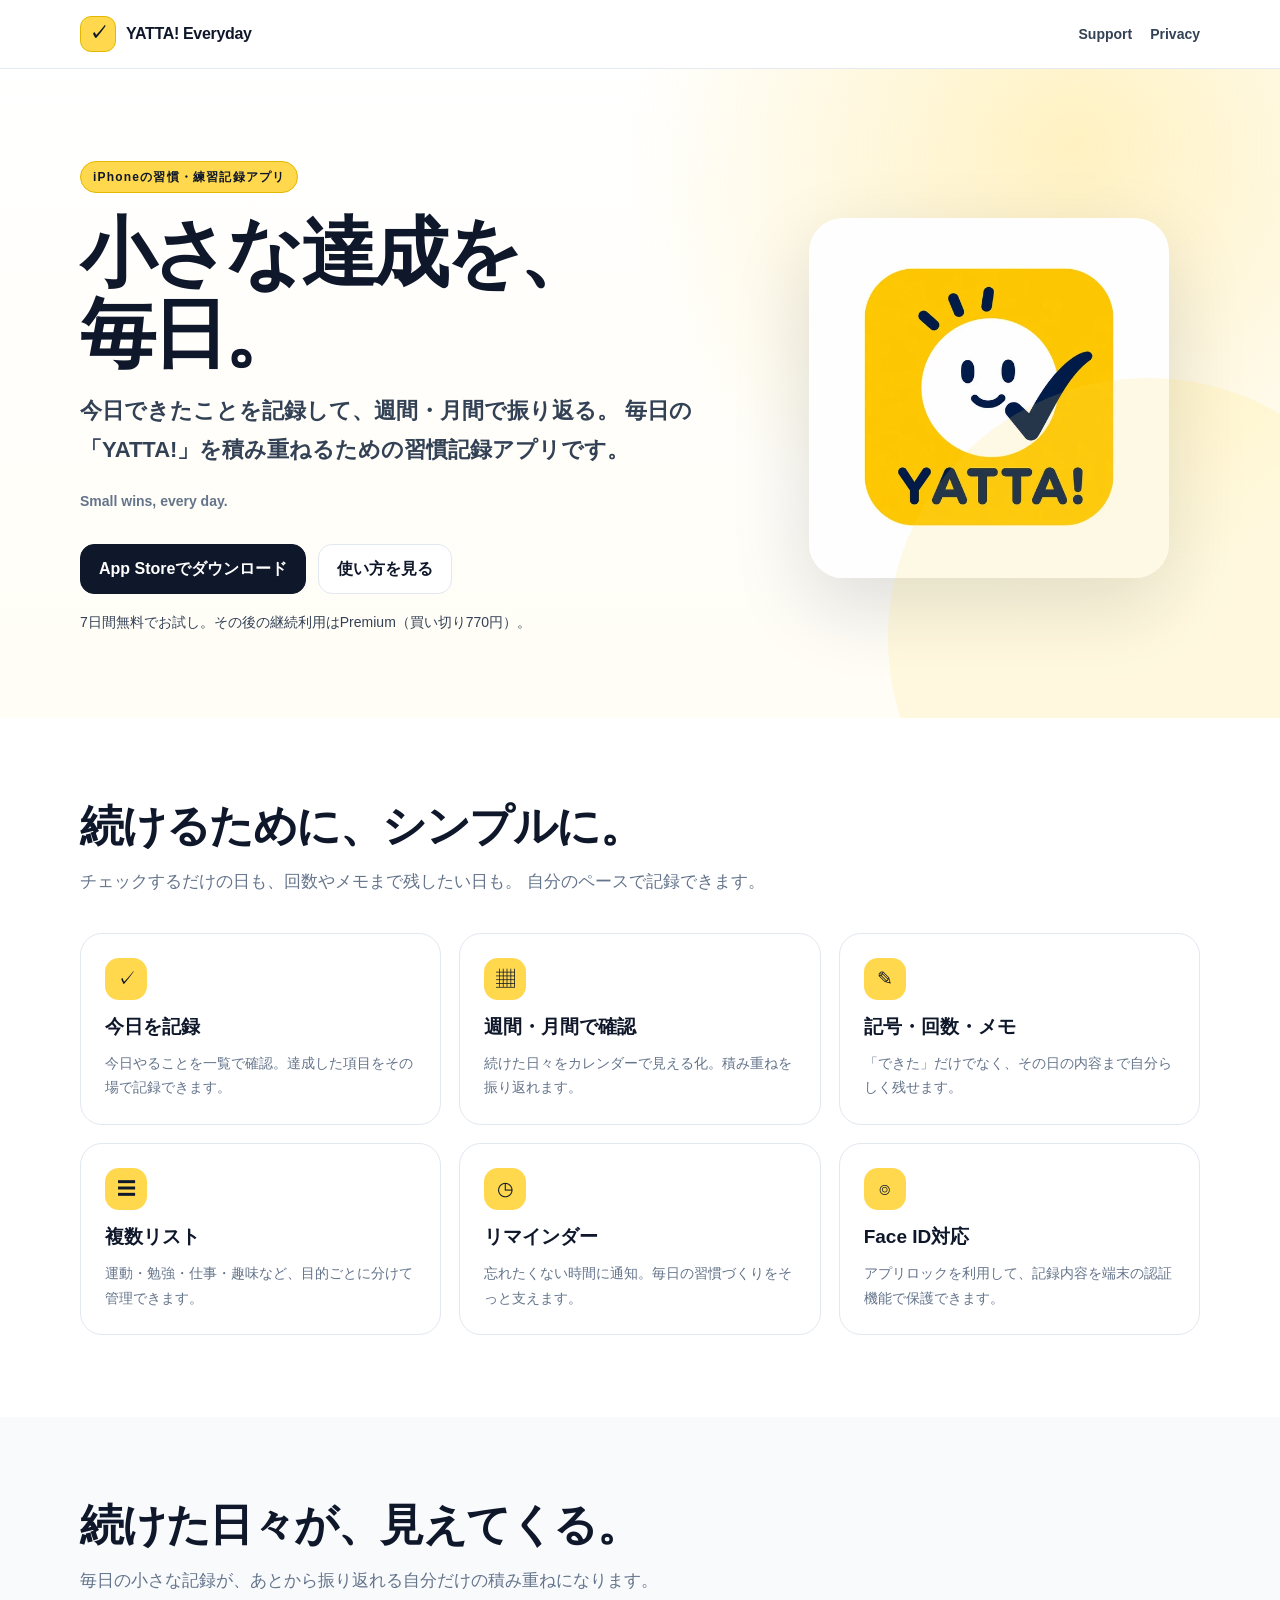
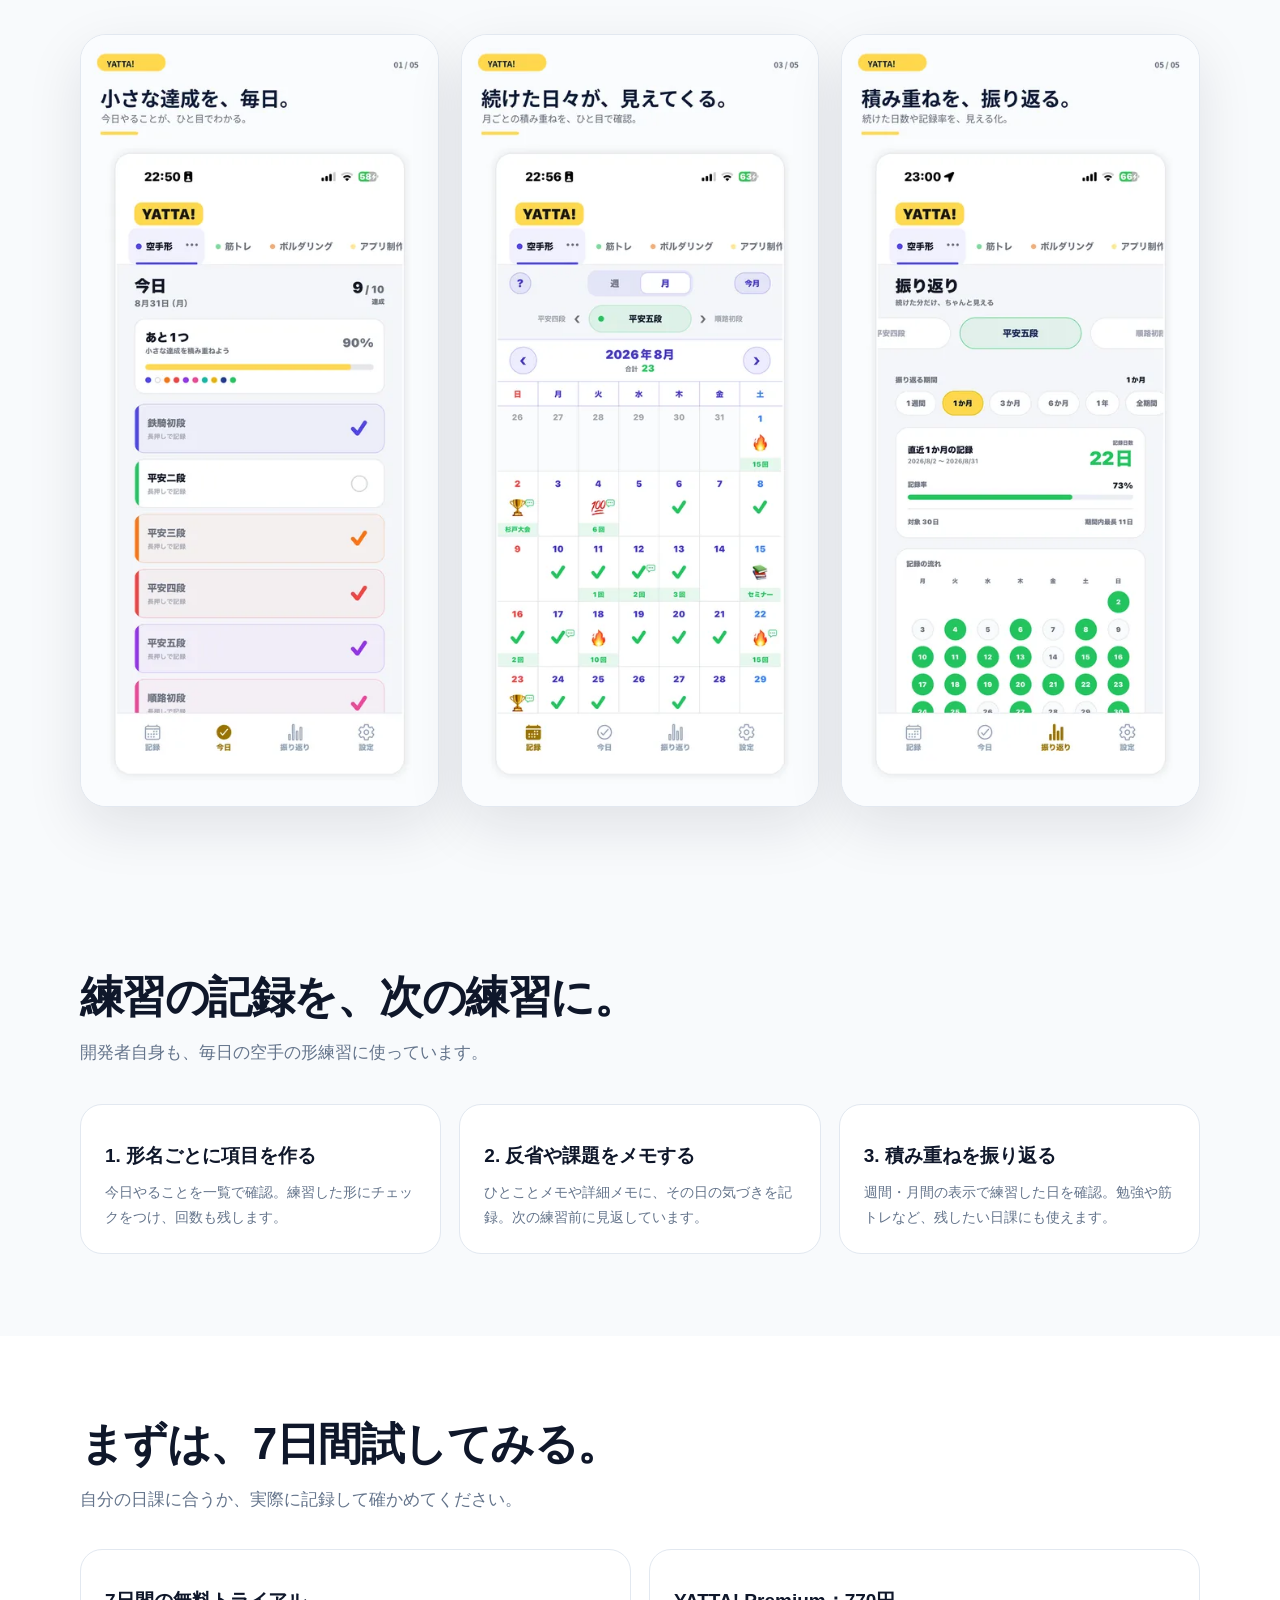
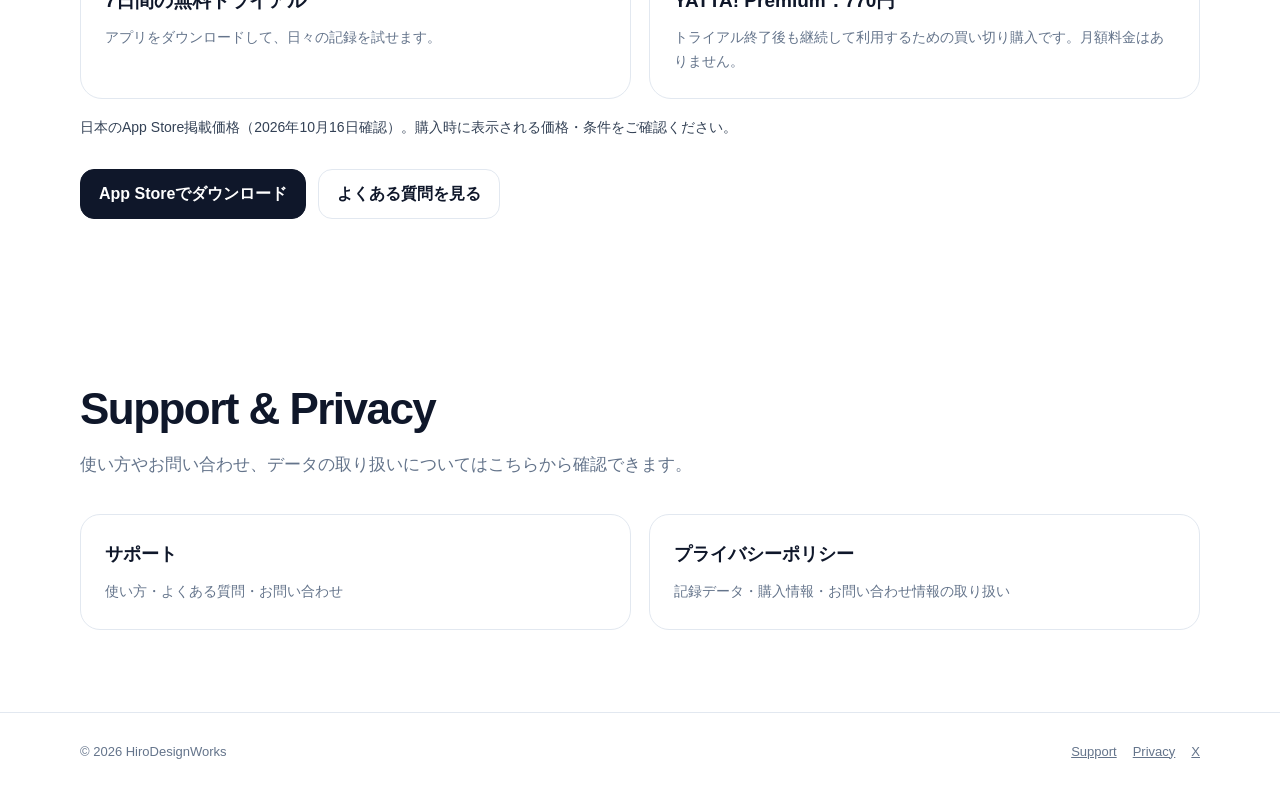
<file: index.html>
<!doctype html>
<html lang="ja">
<head>
  <meta charset="utf-8">
  <meta name="viewport" content="width=device-width, initial-scale=1">
  <meta name="description" content="空手の練習、勉強、筋トレなどの日課をチェック・回数・メモで記録。週間・月間で振り返れるiPhoneアプリ。7日間無料でお試し、その後は買い切りPremium。">
  <meta name="theme-color" content="#FFD84D">
  <title>YATTA! Everyday｜習慣・練習を記録するiPhoneアプリ</title>
  <link rel="stylesheet" href="./assets/css/style.css">
  <link rel="canonical" href="https://hiro0527.github.io/yatta-everyday-site/">
  <meta property="og:type" content="website">
  <meta property="og:locale" content="ja_JP">
  <meta property="og:site_name" content="YATTA! Everyday">
  <meta property="og:title" content="YATTA! Everyday｜習慣・練習を記録するiPhoneアプリ">
  <meta property="og:description" content="空手の練習、勉強、筋トレなどの日課をチェック・回数・メモで記録。週間・月間で振り返れるiPhoneアプリ。7日間無料でお試し、その後は買い切りPremium。">
  <meta property="og:url" content="https://hiro0527.github.io/yatta-everyday-site/">
  <meta property="og:image" content="https://hiro0527.github.io/yatta-everyday-site/assets/images/yatta-social.png">
  <meta property="og:image:alt" content="YATTA! Everyday ロゴ">
  <meta name="twitter:card" content="summary">
  <meta name="twitter:site" content="@_hirom_">
</head>
<body>
  <header class="site-header">
    <div class="header-inner">
      <a class="brand" href="./" aria-label="YATTA! Everyday トップ">
        <span class="brand-mark">✓</span>
        <span>YATTA! Everyday</span>
      </a>

      <nav class="nav" aria-label="メインナビゲーション">
        <a href="./support/">Support</a>
        <a href="./privacy/">Privacy</a>
      </nav>
    </div>
  </header>

  <main>
    <section class="hero">
      <div class="hero-inner">
        <div>
          <span class="eyebrow">iPhoneの習慣・練習記録アプリ</span>
          <h1>小さな達成を、<br>毎日。</h1>
          <p class="lead">
            今日できたことを記録して、週間・月間で振り返る。
            毎日の「YATTA!」を積み重ねるための習慣記録アプリです。
          </p>
          <p class="tagline">Small wins, every day.</p>

          <div class="actions">
            <a class="button primary" href="https://apps.apple.com/jp/app/yatta-everyday/id6806532314">App Storeでダウンロード</a>
            <a class="button" href="#screenshots">使い方を見る</a>
          </div>
          <p class="download-note">7日間無料でお試し。その後の継続利用はPremium（買い切り770円）。</p>
        </div>

        <div>
          <img class="hero-logo"
               src="./assets/images/yatta-logo.webp"
               alt="YATTA! Everyday ロゴ" width="640" height="640">
        </div>
      </div>
    </section>

    <section class="section">
      <div class="container">
        <h2 class="section-title">続けるために、シンプルに。</h2>
        <p class="section-lead">
          チェックするだけの日も、回数やメモまで残したい日も。
          自分のペースで記録できます。
        </p>

        <div class="feature-grid">
          <article class="card">
            <div class="card-icon">✓</div>
            <h3>今日を記録</h3>
            <p>今日やることを一覧で確認。達成した項目をその場で記録できます。</p>
          </article>

          <article class="card">
            <div class="card-icon">▦</div>
            <h3>週間・月間で確認</h3>
            <p>続けた日々をカレンダーで見える化。積み重ねを振り返れます。</p>
          </article>

          <article class="card">
            <div class="card-icon">✎</div>
            <h3>記号・回数・メモ</h3>
            <p>「できた」だけでなく、その日の内容まで自分らしく残せます。</p>
          </article>

          <article class="card">
            <div class="card-icon">☰</div>
            <h3>複数リスト</h3>
            <p>運動・勉強・仕事・趣味など、目的ごとに分けて管理できます。</p>
          </article>

          <article class="card">
            <div class="card-icon">◷</div>
            <h3>リマインダー</h3>
            <p>忘れたくない時間に通知。毎日の習慣づくりをそっと支えます。</p>
          </article>

          <article class="card">
            <div class="card-icon">⌾</div>
            <h3>Face ID対応</h3>
            <p>アプリロックを利用して、記録内容を端末の認証機能で保護できます。</p>
          </article>
        </div>
      </div>
    </section>

    <section class="section soft" id="screenshots">
      <div class="container">
        <h2 class="section-title">続けた日々が、見えてくる。</h2>
        <p class="section-lead">
          毎日の小さな記録が、あとから振り返れる自分だけの積み重ねになります。
        </p>

        <div class="screenshot-grid">
          <div class="shot">
            <img src="./assets/images/preview-today.webp" alt="YATTA! Everyday 今日画面" width="440" height="952" loading="lazy" decoding="async">
          </div>
          <div class="shot">
            <img src="./assets/images/preview-monthly.webp" alt="YATTA! Everyday 月間画面" width="440" height="952" loading="lazy" decoding="async">
          </div>
          <div class="shot">
            <img src="./assets/images/preview-review.webp" alt="YATTA! Everyday 振り返り画面" width="440" height="952" loading="lazy" decoding="async">
          </div>
        </div>
      </div>
    </section>

    <section class="section soft" aria-labelledby="usecase-title">
      <div class="container">
        <h2 class="section-title" id="usecase-title">練習の記録を、次の練習に。</h2>
        <p class="section-lead">開発者自身も、毎日の空手の形練習に使っています。</p>
        <div class="feature-grid">
          <article class="card"><h3>1. 形名ごとに項目を作る</h3><p>今日やることを一覧で確認。練習した形にチェックをつけ、回数も残します。</p></article>
          <article class="card"><h3>2. 反省や課題をメモする</h3><p>ひとことメモや詳細メモに、その日の気づきを記録。次の練習前に見返しています。</p></article>
          <article class="card"><h3>3. 積み重ねを振り返る</h3><p>週間・月間の表示で練習した日を確認。勉強や筋トレなど、残したい日課にも使えます。</p></article>
        </div>
      </div>
    </section>

    <section class="section" id="pricing" aria-labelledby="pricing-title">
      <div class="container">
        <h2 class="section-title" id="pricing-title">まずは、7日間試してみる。</h2>
        <p class="section-lead">自分の日課に合うか、実際に記録して確かめてください。</p>
        <div class="links-panel">
          <article class="card"><h3>7日間の無料トライアル</h3><p>アプリをダウンロードして、日々の記録を試せます。</p></article>
          <article class="card"><h3>YATTA! Premium：770円</h3><p>トライアル終了後も継続して利用するための買い切り購入です。月額料金はありません。</p></article>
        </div>
        <p class="download-note">日本のApp Store掲載価格（2026年10月16日確認）。購入時に表示される価格・条件をご確認ください。</p>
        <div class="actions"><a class="button primary" href="https://apps.apple.com/jp/app/yatta-everyday/id6806532314">App Storeでダウンロード</a><a class="button" href="./support/">よくある質問を見る</a></div>
      </div>
    </section>

    <section class="section">
      <div class="container">
        <h2 class="section-title">Support & Privacy</h2>
        <p class="section-lead">
          使い方やお問い合わせ、データの取り扱いについてはこちらから確認できます。
        </p>

        <div class="links-panel">
          <a class="link-card" href="./support/">
            <strong>サポート</strong>
            <span>使い方・よくある質問・お問い合わせ</span>
          </a>

          <a class="link-card" href="./privacy/">
            <strong>プライバシーポリシー</strong>
            <span>記録データ・購入情報・お問い合わせ情報の取り扱い</span>
          </a>
        </div>
      </div>
    </section>
  </main>

  <footer class="site-footer">
    <div class="footer-inner">
      <div>© 2026 HiroDesignWorks</div>
      <div class="footer-links">
        <a href="./support/">Support</a>
        <a href="./privacy/">Privacy</a>
        <a href="https://x.com/_hirom_" rel="noopener noreferrer">X</a>
      </div>
    </div>
  </footer>
</body>
</html>
</file>
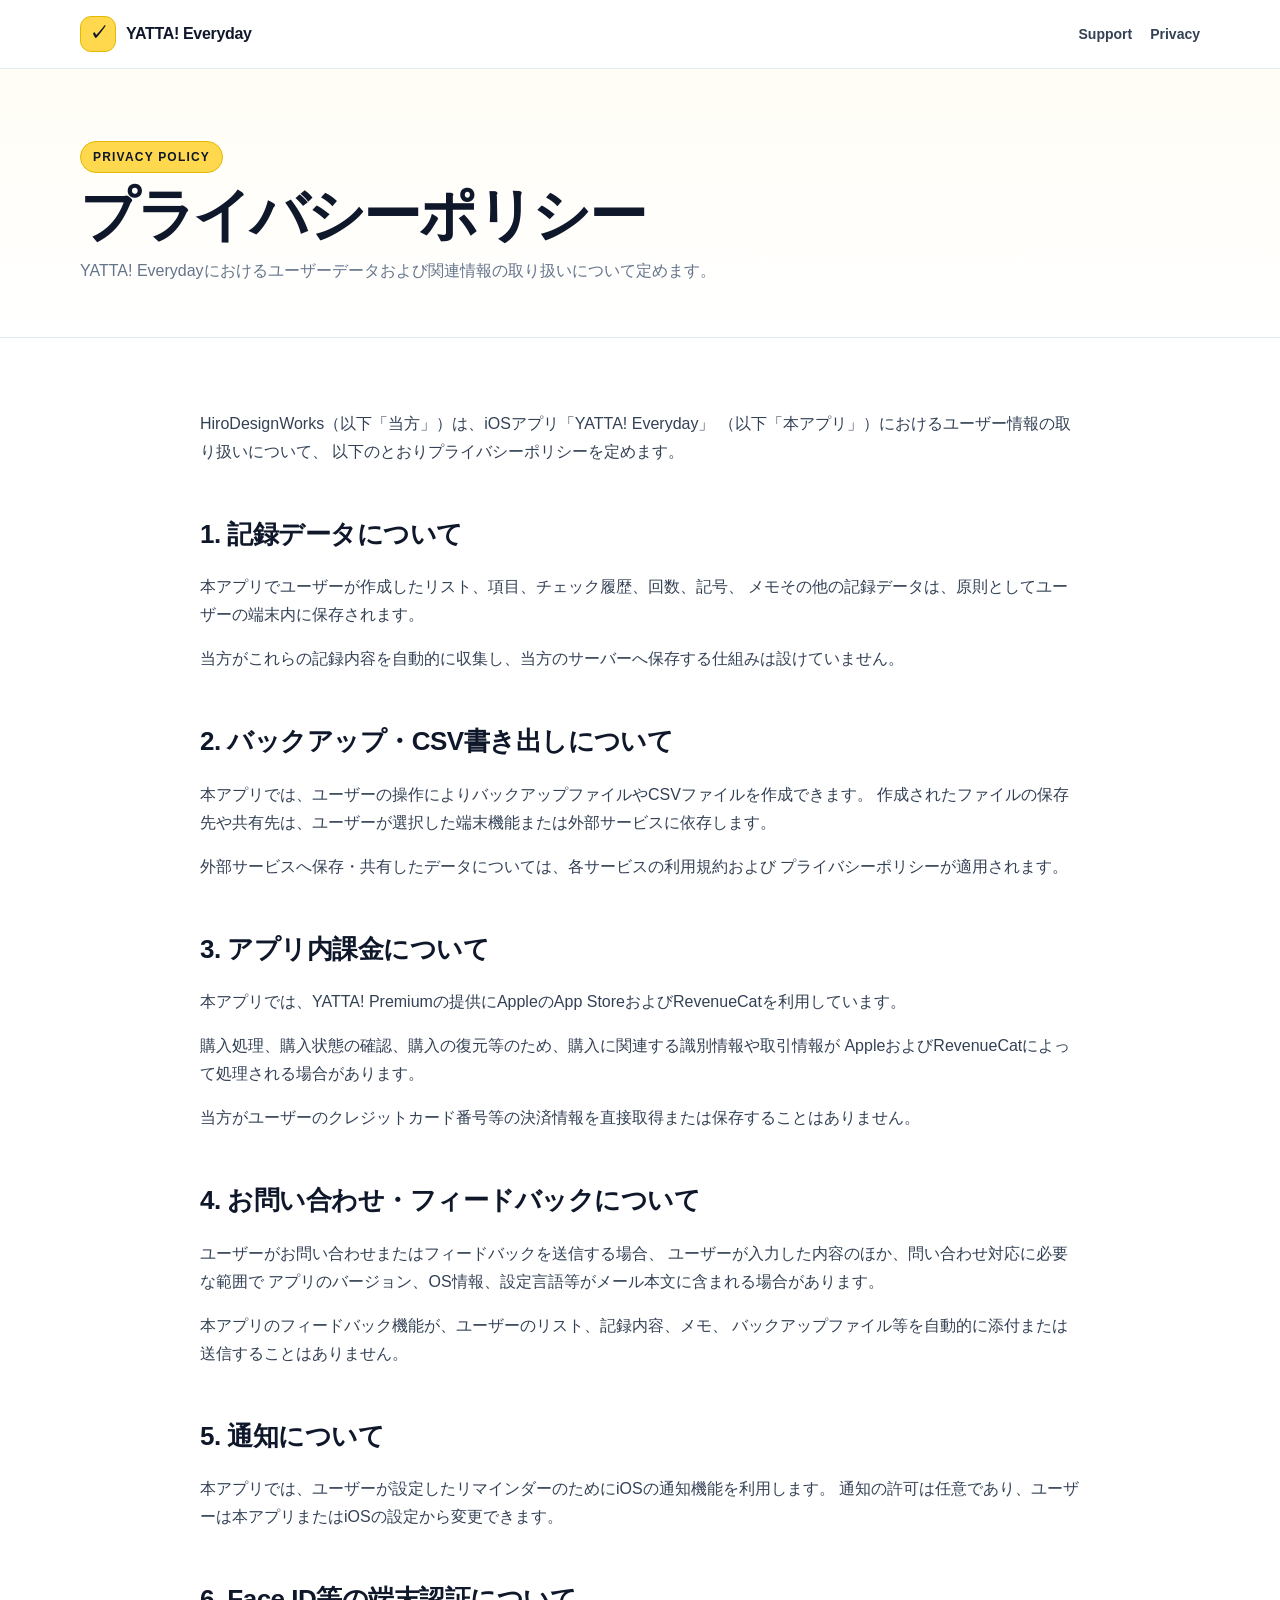
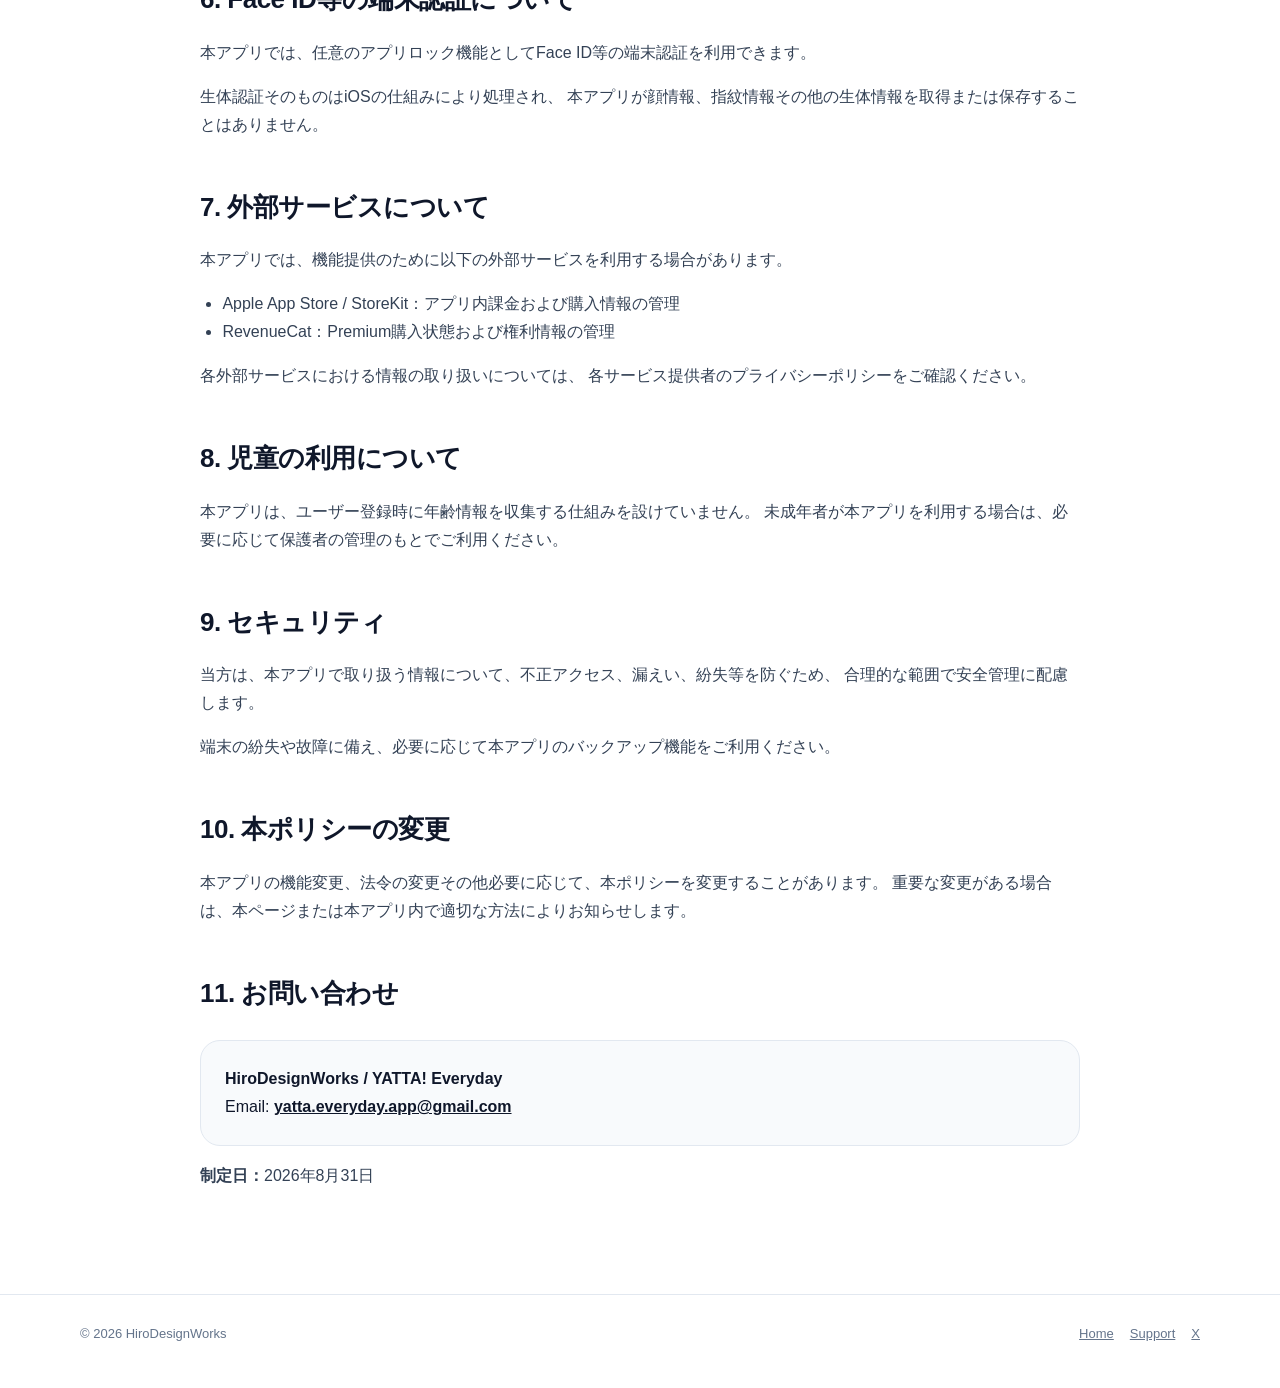
<file: privacy/index.html>
<!doctype html>
<html lang="ja">
<head>
  <meta charset="utf-8">
  <meta name="viewport" content="width=device-width, initial-scale=1">
  <meta name="description" content="YATTA! Everyday プライバシーポリシー。">
  <meta name="theme-color" content="#FFD84D">
  <title>プライバシーポリシー｜YATTA! Everyday</title>
  <link rel="stylesheet" href="../assets/css/style.css">
  <link rel="canonical" href="https://hiro0527.github.io/yatta-everyday-site/privacy/">
  <meta property="og:type" content="website">
  <meta property="og:locale" content="ja_JP">
  <meta property="og:site_name" content="YATTA! Everyday">
  <meta property="og:title" content="プライバシーポリシー｜YATTA! Everyday">
  <meta property="og:description" content="YATTA! Everyday プライバシーポリシー。">
  <meta property="og:url" content="https://hiro0527.github.io/yatta-everyday-site/privacy/">
  <meta property="og:image" content="https://hiro0527.github.io/yatta-everyday-site/assets/images/yatta-social.png">
  <meta property="og:image:alt" content="YATTA! Everyday ロゴ">
  <meta name="twitter:card" content="summary">
  <meta name="twitter:site" content="@_hirom_">
</head>
<body>
  <header class="site-header">
    <div class="header-inner">
      <a class="brand" href="../" aria-label="YATTA! Everyday トップ">
        <span class="brand-mark">✓</span>
        <span>YATTA! Everyday</span>
      </a>

      <nav class="nav" aria-label="メインナビゲーション">
        <a href="../support/">Support</a>
        <a href="./">Privacy</a>
      </nav>
    </div>
  </header>

  <main>
    <section class="page-hero">
      <div class="container">
        <span class="eyebrow">PRIVACY POLICY</span>
        <h1>プライバシーポリシー</h1>
        <p>
          YATTA! Everydayにおけるユーザーデータおよび関連情報の取り扱いについて定めます。
        </p>
      </div>
    </section>

    <div class="content">
      <p>
        HiroDesignWorks（以下「当方」）は、iOSアプリ「YATTA! Everyday」
        （以下「本アプリ」）におけるユーザー情報の取り扱いについて、
        以下のとおりプライバシーポリシーを定めます。
      </p>

      <h2>1. 記録データについて</h2>
      <p>
        本アプリでユーザーが作成したリスト、項目、チェック履歴、回数、記号、
        メモその他の記録データは、原則としてユーザーの端末内に保存されます。
      </p>
      <p>
        当方がこれらの記録内容を自動的に収集し、当方のサーバーへ保存する仕組みは設けていません。
      </p>

      <h2>2. バックアップ・CSV書き出しについて</h2>
      <p>
        本アプリでは、ユーザーの操作によりバックアップファイルやCSVファイルを作成できます。
        作成されたファイルの保存先や共有先は、ユーザーが選択した端末機能または外部サービスに依存します。
      </p>
      <p>
        外部サービスへ保存・共有したデータについては、各サービスの利用規約および
        プライバシーポリシーが適用されます。
      </p>

      <h2>3. アプリ内課金について</h2>
      <p>
        本アプリでは、YATTA! Premiumの提供にAppleのApp StoreおよびRevenueCatを利用しています。
      </p>
      <p>
        購入処理、購入状態の確認、購入の復元等のため、購入に関連する識別情報や取引情報が
        AppleおよびRevenueCatによって処理される場合があります。
      </p>
      <p>
        当方がユーザーのクレジットカード番号等の決済情報を直接取得または保存することはありません。
      </p>

      <h2>4. お問い合わせ・フィードバックについて</h2>
      <p>
        ユーザーがお問い合わせまたはフィードバックを送信する場合、
        ユーザーが入力した内容のほか、問い合わせ対応に必要な範囲で
        アプリのバージョン、OS情報、設定言語等がメール本文に含まれる場合があります。
      </p>
      <p>
        本アプリのフィードバック機能が、ユーザーのリスト、記録内容、メモ、
        バックアップファイル等を自動的に添付または送信することはありません。
      </p>

      <h2>5. 通知について</h2>
      <p>
        本アプリでは、ユーザーが設定したリマインダーのためにiOSの通知機能を利用します。
        通知の許可は任意であり、ユーザーは本アプリまたはiOSの設定から変更できます。
      </p>

      <h2>6. Face ID等の端末認証について</h2>
      <p>
        本アプリでは、任意のアプリロック機能としてFace ID等の端末認証を利用できます。
      </p>
      <p>
        生体認証そのものはiOSの仕組みにより処理され、
        本アプリが顔情報、指紋情報その他の生体情報を取得または保存することはありません。
      </p>

      <h2>7. 外部サービスについて</h2>
      <p>本アプリでは、機能提供のために以下の外部サービスを利用する場合があります。</p>
      <ul>
        <li>Apple App Store / StoreKit：アプリ内課金および購入情報の管理</li>
        <li>RevenueCat：Premium購入状態および権利情報の管理</li>
      </ul>
      <p>
        各外部サービスにおける情報の取り扱いについては、
        各サービス提供者のプライバシーポリシーをご確認ください。
      </p>

      <h2>8. 児童の利用について</h2>
      <p>
        本アプリは、ユーザー登録時に年齢情報を収集する仕組みを設けていません。
        未成年者が本アプリを利用する場合は、必要に応じて保護者の管理のもとでご利用ください。
      </p>

      <h2>9. セキュリティ</h2>
      <p>
        当方は、本アプリで取り扱う情報について、不正アクセス、漏えい、紛失等を防ぐため、
        合理的な範囲で安全管理に配慮します。
      </p>
      <p>
        端末の紛失や故障に備え、必要に応じて本アプリのバックアップ機能をご利用ください。
      </p>

      <h2>10. 本ポリシーの変更</h2>
      <p>
        本アプリの機能変更、法令の変更その他必要に応じて、本ポリシーを変更することがあります。
        重要な変更がある場合は、本ページまたは本アプリ内で適切な方法によりお知らせします。
      </p>

      <h2>11. お問い合わせ</h2>
      <div class="contact-box">
        <strong>HiroDesignWorks / YATTA! Everyday</strong><br>
        Email:
        <a href="mailto:yatta.everyday.app@gmail.com">yatta.everyday.app@gmail.com</a>
      </div>

      <p><strong>制定日：</strong>2026年8月31日</p>
    </div>
  </main>

  <footer class="site-footer">
    <div class="footer-inner">
      <div>© 2026 HiroDesignWorks</div>
      <div class="footer-links">
        <a href="../">Home</a>
        <a href="../support/">Support</a>
        <a href="https://x.com/_hirom_" rel="noopener noreferrer">X</a>
      </div>
    </div>
  </footer>
</body>
</html>
</file>
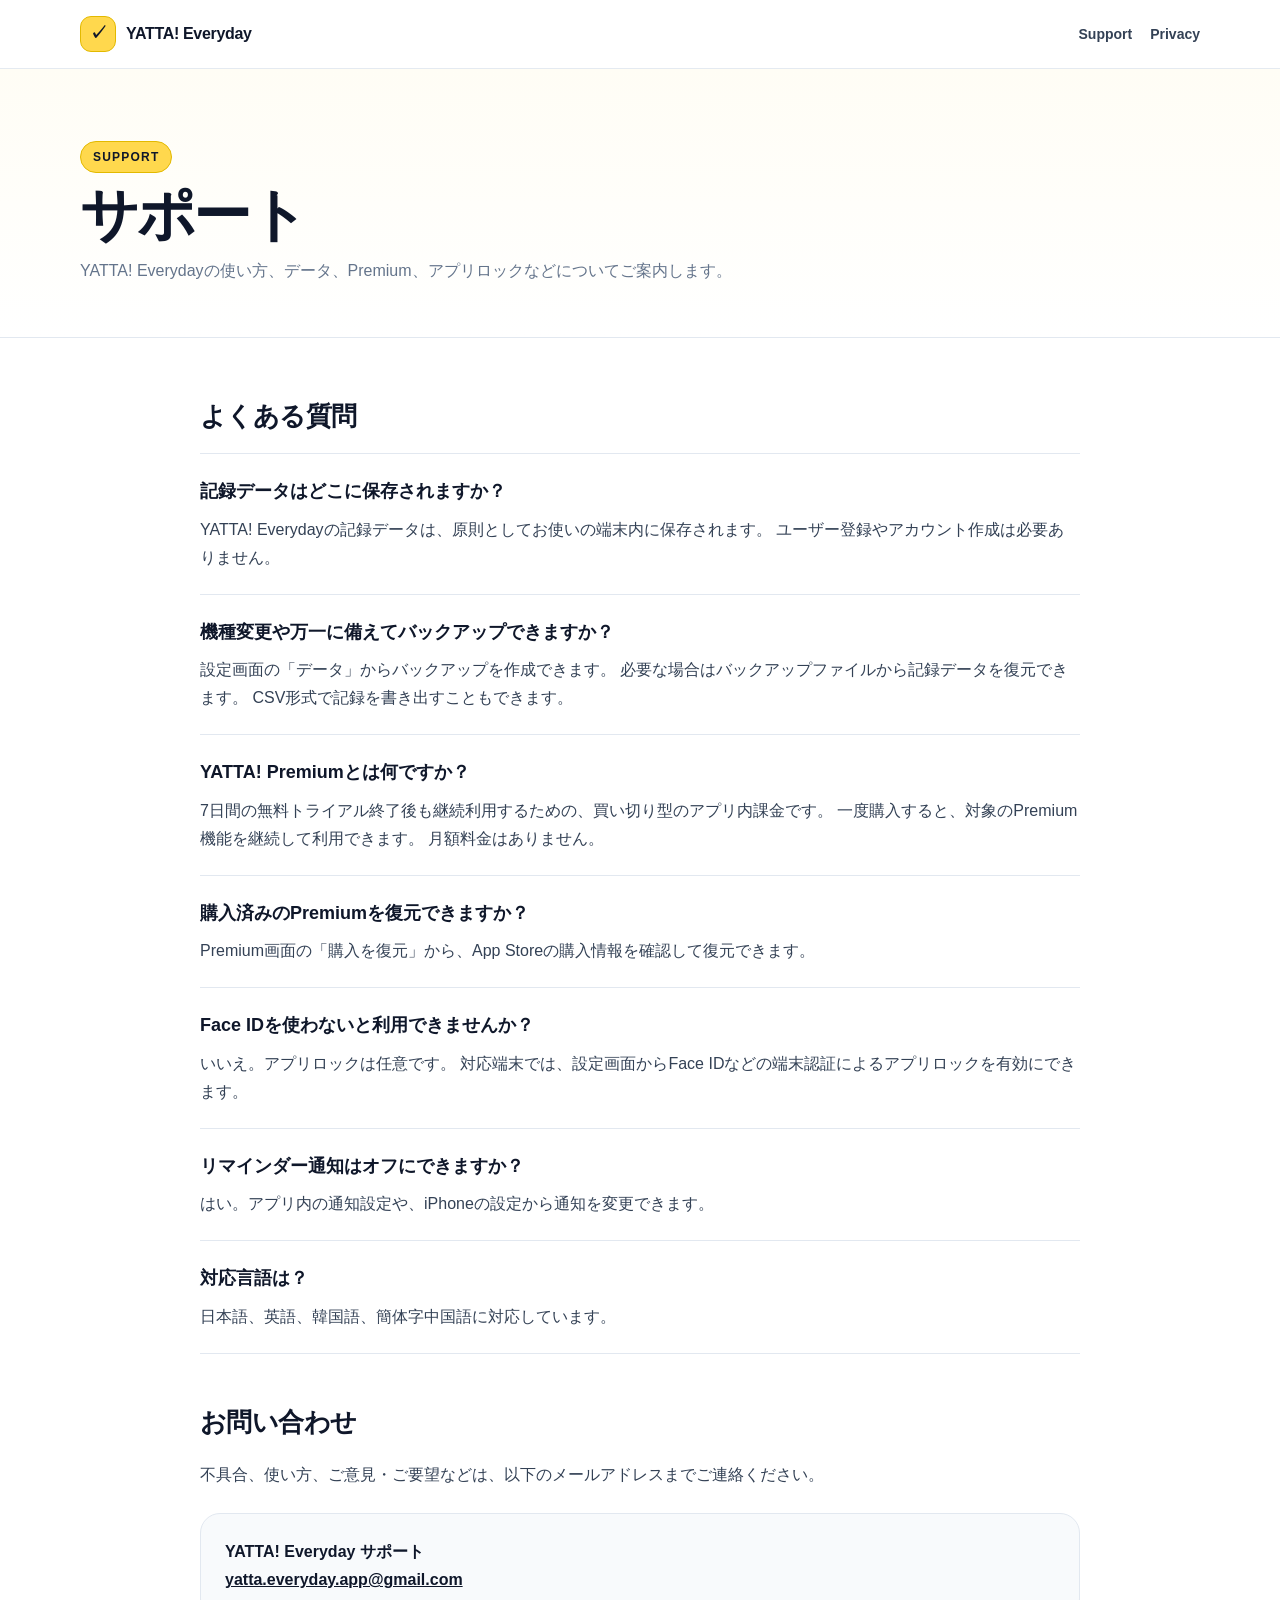
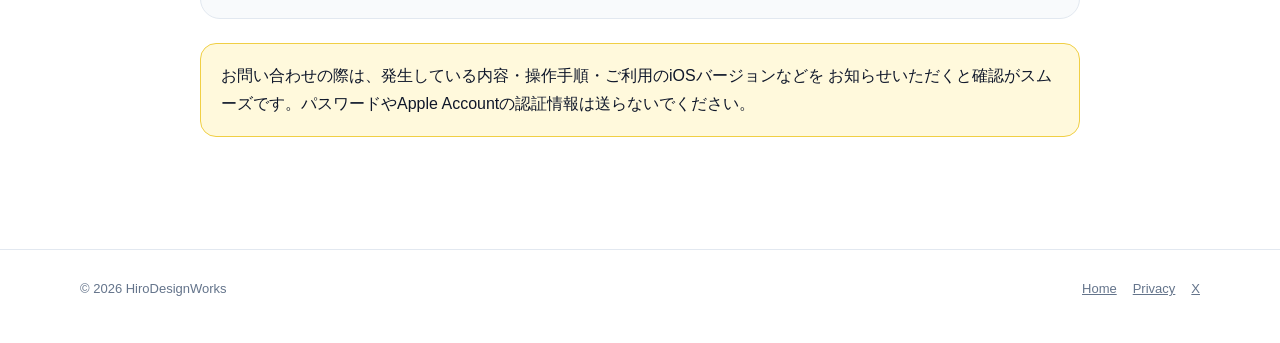
<file: support/index.html>
<!doctype html>
<html lang="ja">
<head>
  <meta charset="utf-8">
  <meta name="viewport" content="width=device-width, initial-scale=1">
  <meta name="description" content="YATTA! Everydayのサポート、よくある質問、お問い合わせ。">
  <meta name="theme-color" content="#FFD84D">
  <title>サポート｜YATTA! Everyday</title>
  <link rel="stylesheet" href="../assets/css/style.css">
  <link rel="canonical" href="https://hiro0527.github.io/yatta-everyday-site/support/">
  <meta property="og:type" content="website">
  <meta property="og:locale" content="ja_JP">
  <meta property="og:site_name" content="YATTA! Everyday">
  <meta property="og:title" content="サポート｜YATTA! Everyday">
  <meta property="og:description" content="YATTA! Everydayのサポート、よくある質問、お問い合わせ。">
  <meta property="og:url" content="https://hiro0527.github.io/yatta-everyday-site/support/">
  <meta property="og:image" content="https://hiro0527.github.io/yatta-everyday-site/assets/images/yatta-social.png">
  <meta property="og:image:alt" content="YATTA! Everyday ロゴ">
  <meta name="twitter:card" content="summary">
  <meta name="twitter:site" content="@_hirom_">
</head>
<body>
  <header class="site-header">
    <div class="header-inner">
      <a class="brand" href="../" aria-label="YATTA! Everyday トップ">
        <span class="brand-mark">✓</span>
        <span>YATTA! Everyday</span>
      </a>

      <nav class="nav" aria-label="メインナビゲーション">
        <a href="./">Support</a>
        <a href="../privacy/">Privacy</a>
      </nav>
    </div>
  </header>

  <main>
    <section class="page-hero">
      <div class="container">
        <span class="eyebrow">SUPPORT</span>
        <h1>サポート</h1>
        <p>
          YATTA! Everydayの使い方、データ、Premium、アプリロックなどについてご案内します。
        </p>
      </div>
    </section>

    <div class="content">
      <h2>よくある質問</h2>

      <div class="faq">
        <section class="faq-item">
          <h3>記録データはどこに保存されますか？</h3>
          <p>
            YATTA! Everydayの記録データは、原則としてお使いの端末内に保存されます。
            ユーザー登録やアカウント作成は必要ありません。
          </p>
        </section>

        <section class="faq-item">
          <h3>機種変更や万一に備えてバックアップできますか？</h3>
          <p>
            設定画面の「データ」からバックアップを作成できます。
            必要な場合はバックアップファイルから記録データを復元できます。
            CSV形式で記録を書き出すこともできます。
          </p>
        </section>

        <section class="faq-item">
          <h3>YATTA! Premiumとは何ですか？</h3>
          <p>
            7日間の無料トライアル終了後も継続利用するための、買い切り型のアプリ内課金です。
            一度購入すると、対象のPremium機能を継続して利用できます。
            月額料金はありません。
          </p>
        </section>

        <section class="faq-item">
          <h3>購入済みのPremiumを復元できますか？</h3>
          <p>
            Premium画面の「購入を復元」から、App Storeの購入情報を確認して復元できます。
          </p>
        </section>

        <section class="faq-item">
          <h3>Face IDを使わないと利用できませんか？</h3>
          <p>
            いいえ。アプリロックは任意です。
            対応端末では、設定画面からFace IDなどの端末認証によるアプリロックを有効にできます。
          </p>
        </section>

        <section class="faq-item">
          <h3>リマインダー通知はオフにできますか？</h3>
          <p>
            はい。アプリ内の通知設定や、iPhoneの設定から通知を変更できます。
          </p>
        </section>

        <section class="faq-item">
          <h3>対応言語は？</h3>
          <p>
            日本語、英語、韓国語、簡体字中国語に対応しています。
          </p>
        </section>
      </div>

      <h2>お問い合わせ</h2>
      <p>
        不具合、使い方、ご意見・ご要望などは、以下のメールアドレスまでご連絡ください。
      </p>

      <div class="contact-box">
        <strong>YATTA! Everyday サポート</strong><br>
        <a href="mailto:yatta.everyday.app@gmail.com">yatta.everyday.app@gmail.com</a>
      </div>

      <div class="notice">
        お問い合わせの際は、発生している内容・操作手順・ご利用のiOSバージョンなどを
        お知らせいただくと確認がスムーズです。パスワードやApple Accountの認証情報は送らないでください。
      </div>
    </div>
  </main>

  <footer class="site-footer">
    <div class="footer-inner">
      <div>© 2026 HiroDesignWorks</div>
      <div class="footer-links">
        <a href="../">Home</a>
        <a href="../privacy/">Privacy</a>
        <a href="https://x.com/_hirom_" rel="noopener noreferrer">X</a>
      </div>
    </div>
  </footer>
</body>
</html>
</file>
<file: assets/css/style.css>
:root {
  --yatta-yellow: #ffd84d;
  --yatta-yellow-deep: #e2b900;
  --ink: #0f172a;
  --text: #334155;
  --muted: #64748b;
  --line: #e2e8f0;
  --surface: #ffffff;
  --surface-soft: #f8fafc;
  --max: 1120px;
}

* {
  box-sizing: border-box;
}

html {
  scroll-behavior: smooth;
}

body {
  margin: 0;
  font-family:
    -apple-system,
    BlinkMacSystemFont,
    "Segoe UI",
    "Hiragino Kaku Gothic ProN",
    "Hiragino Sans",
    "Yu Gothic",
    Meiryo,
    sans-serif;
  color: var(--ink);
  background: var(--surface);
  line-height: 1.75;
  -webkit-font-smoothing: antialiased;
}

a {
  color: inherit;
}

img {
  max-width: 100%;
  display: block;
}

.site-header {
  position: sticky;
  top: 0;
  z-index: 20;
  border-bottom: 1px solid rgba(226, 232, 240, 0.9);
  background: rgba(255, 255, 255, 0.92);
  backdrop-filter: blur(14px);
}

.header-inner,
.container {
  width: min(calc(100% - 36px), var(--max));
  margin: 0 auto;
}

.header-inner {
  min-height: 68px;
  display: flex;
  align-items: center;
  justify-content: space-between;
  gap: 24px;
}

.brand {
  display: inline-flex;
  align-items: center;
  gap: 10px;
  text-decoration: none;
  font-weight: 900;
  letter-spacing: -0.02em;
}

.brand-mark {
  width: 36px;
  height: 36px;
  border-radius: 11px;
  display: grid;
  place-items: center;
  background: var(--yatta-yellow);
  border: 1px solid var(--yatta-yellow-deep);
  font-size: 18px;
}

.nav {
  display: flex;
  align-items: center;
  gap: 18px;
  font-size: 14px;
  font-weight: 700;
}

.nav a {
  text-decoration: none;
  color: var(--text);
}

.nav a:hover {
  color: var(--ink);
}

.hero {
  position: relative;
  overflow: hidden;
  background:
    radial-gradient(circle at 84% 12%, rgba(255, 216, 77, 0.34), transparent 28rem),
    linear-gradient(180deg, #fff 0%, #fffdf5 100%);
}

.hero::after {
  content: "";
  position: absolute;
  inset: auto -10% -180px auto;
  width: 520px;
  height: 520px;
  border-radius: 50%;
  background: rgba(255, 216, 77, 0.14);
  pointer-events: none;
}

.hero-inner {
  width: min(calc(100% - 36px), var(--max));
  margin: 0 auto;
  padding: 92px 0 84px;
  display: grid;
  grid-template-columns: minmax(0, 1.05fr) minmax(280px, 0.7fr);
  align-items: center;
  gap: 64px;
}

.eyebrow {
  display: inline-flex;
  align-items: center;
  min-height: 32px;
  padding: 4px 12px;
  border-radius: 999px;
  background: var(--yatta-yellow);
  border: 1px solid var(--yatta-yellow-deep);
  font-size: 12px;
  font-weight: 900;
  letter-spacing: 0.1em;
}

.hero h1 {
  margin: 20px 0 18px;
  font-size: clamp(42px, 7vw, 76px);
  line-height: 1.06;
  letter-spacing: -0.05em;
}

.hero .lead {
  max-width: 690px;
  margin: 0;
  color: var(--text);
  font-size: clamp(17px, 2.3vw, 22px);
  font-weight: 600;
}

.tagline {
  margin-top: 20px;
  color: var(--muted);
  font-size: 14px;
  font-weight: 800;
}

.hero-logo {
  width: min(100%, 360px);
  margin: 0 auto;
  border-radius: 34px;
  box-shadow: 0 28px 80px rgba(15, 23, 42, 0.14);
}

.actions {
  display: flex;
  flex-wrap: wrap;
  gap: 12px;
  margin-top: 30px;
}

.button {
  display: inline-flex;
  align-items: center;
  justify-content: center;
  min-height: 48px;
  padding: 10px 18px;
  border-radius: 14px;
  text-decoration: none;
  font-weight: 900;
  border: 1px solid var(--line);
  background: var(--surface);
}

.button.primary {
  background: var(--ink);
  color: #fff;
  border-color: var(--ink);
}

.section {
  padding: 82px 0;
}

.section.soft {
  background: var(--surface-soft);
}

.section-title {
  margin: 0 0 14px;
  font-size: clamp(30px, 4vw, 44px);
  line-height: 1.2;
  letter-spacing: -0.035em;
}

.section-lead {
  margin: 0;
  max-width: 740px;
  color: var(--muted);
  font-size: 17px;
}

.feature-grid {
  display: grid;
  grid-template-columns: repeat(3, 1fr);
  gap: 18px;
  margin-top: 36px;
}

.card {
  border: 1px solid var(--line);
  border-radius: 22px;
  background: var(--surface);
  padding: 24px;
}

.card h3 {
  margin: 10px 0 8px;
  font-size: 19px;
}

.card p {
  margin: 0;
  color: var(--muted);
  font-size: 14px;
}

.card-icon {
  width: 42px;
  height: 42px;
  border-radius: 14px;
  display: grid;
  place-items: center;
  background: var(--yatta-yellow);
  font-size: 19px;
}

.screenshot-grid {
  display: grid;
  grid-template-columns: repeat(3, 1fr);
  align-items: start;
  gap: 22px;
  margin-top: 38px;
}

.shot {
  overflow: hidden;
  border-radius: 26px;
  border: 1px solid var(--line);
  background: #fff;
  box-shadow: 0 20px 56px rgba(15, 23, 42, 0.1);
}

.links-panel {
  display: grid;
  grid-template-columns: repeat(2, 1fr);
  gap: 18px;
  margin-top: 34px;
}

.link-card {
  display: block;
  border: 1px solid var(--line);
  border-radius: 20px;
  padding: 24px;
  text-decoration: none;
  background: #fff;
}

.link-card:hover {
  border-color: #cbd5e1;
  transform: translateY(-1px);
}

.link-card strong {
  display: block;
  margin-bottom: 6px;
  font-size: 18px;
}

.link-card span {
  color: var(--muted);
  font-size: 14px;
}

.page-hero {
  padding: 72px 0 52px;
  background: linear-gradient(180deg, #fffdf5 0%, #fff 100%);
  border-bottom: 1px solid var(--line);
}

.page-hero h1 {
  margin: 10px 0 10px;
  font-size: clamp(36px, 6vw, 58px);
  line-height: 1.1;
  letter-spacing: -0.04em;
}

.page-hero p {
  max-width: 760px;
  margin: 0;
  color: var(--muted);
}

.content {
  width: min(calc(100% - 36px), 880px);
  margin: 0 auto;
  padding: 56px 0 88px;
}

.content h2 {
  margin: 46px 0 14px;
  font-size: 26px;
  letter-spacing: -0.02em;
}

.content h2:first-child {
  margin-top: 0;
}

.content h3 {
  margin: 28px 0 10px;
  font-size: 18px;
}

.content p,
.content li {
  color: var(--text);
}

.content ul {
  padding-left: 1.4em;
}

.notice {
  margin: 24px 0;
  padding: 18px 20px;
  border-radius: 16px;
  border: 1px solid #f0cf45;
  background: #fff9dc;
}

.contact-box {
  margin-top: 24px;
  padding: 24px;
  border-radius: 20px;
  border: 1px solid var(--line);
  background: var(--surface-soft);
}

.contact-box a {
  font-weight: 900;
}

.faq {
  border-top: 1px solid var(--line);
}

.faq-item {
  padding: 22px 0;
  border-bottom: 1px solid var(--line);
}

.faq-item h3 {
  margin: 0 0 8px;
}

.faq-item p {
  margin: 0;
}

.site-footer {
  border-top: 1px solid var(--line);
  padding: 28px 0 42px;
  color: var(--muted);
  font-size: 13px;
}

.footer-inner {
  width: min(calc(100% - 36px), var(--max));
  margin: 0 auto;
  display: flex;
  justify-content: space-between;
  gap: 18px;
  flex-wrap: wrap;
}

.footer-links {
  display: flex;
  gap: 16px;
  flex-wrap: wrap;
}

.footer-links a {
  color: var(--muted);
}

@media (max-width: 820px) {
  .hero-inner {
    grid-template-columns: 1fr;
    padding: 68px 0 64px;
    gap: 44px;
  }

  .hero-logo {
    width: min(76vw, 320px);
  }

  .feature-grid,
  .screenshot-grid {
    grid-template-columns: 1fr;
  }

  .screenshot-grid {
    width: min(100%, 420px);
  }

  .links-panel {
    grid-template-columns: 1fr;
  }
}

@media (max-width: 620px) {
  .header-inner {
    min-height: 62px;
  }

  .nav {
    gap: 12px;
    font-size: 12px;
  }

  .hero h1 {
    font-size: 44px;
  }

  .section {
    padding: 64px 0;
  }
}

/* P03: download guidance and small-screen accessibility */
img { height: auto; }
.download-note { color: var(--text); font-size: 14px; margin: 16px 0 0; }
section[id] { scroll-margin-top: 100px; }
a:focus-visible { outline: 3px solid #5145cd; outline-offset: 5px; }
@media (max-width: 620px) {
  .header-inner { flex-wrap: wrap; gap: 8px 18px; padding: 12px 0; }
  .brand-mark { flex-shrink: 0; }
  .actions .button { width: 100%; text-align: center; }
}
@media (prefers-reduced-motion: reduce) { html { scroll-behavior: auto; } }
</file>
